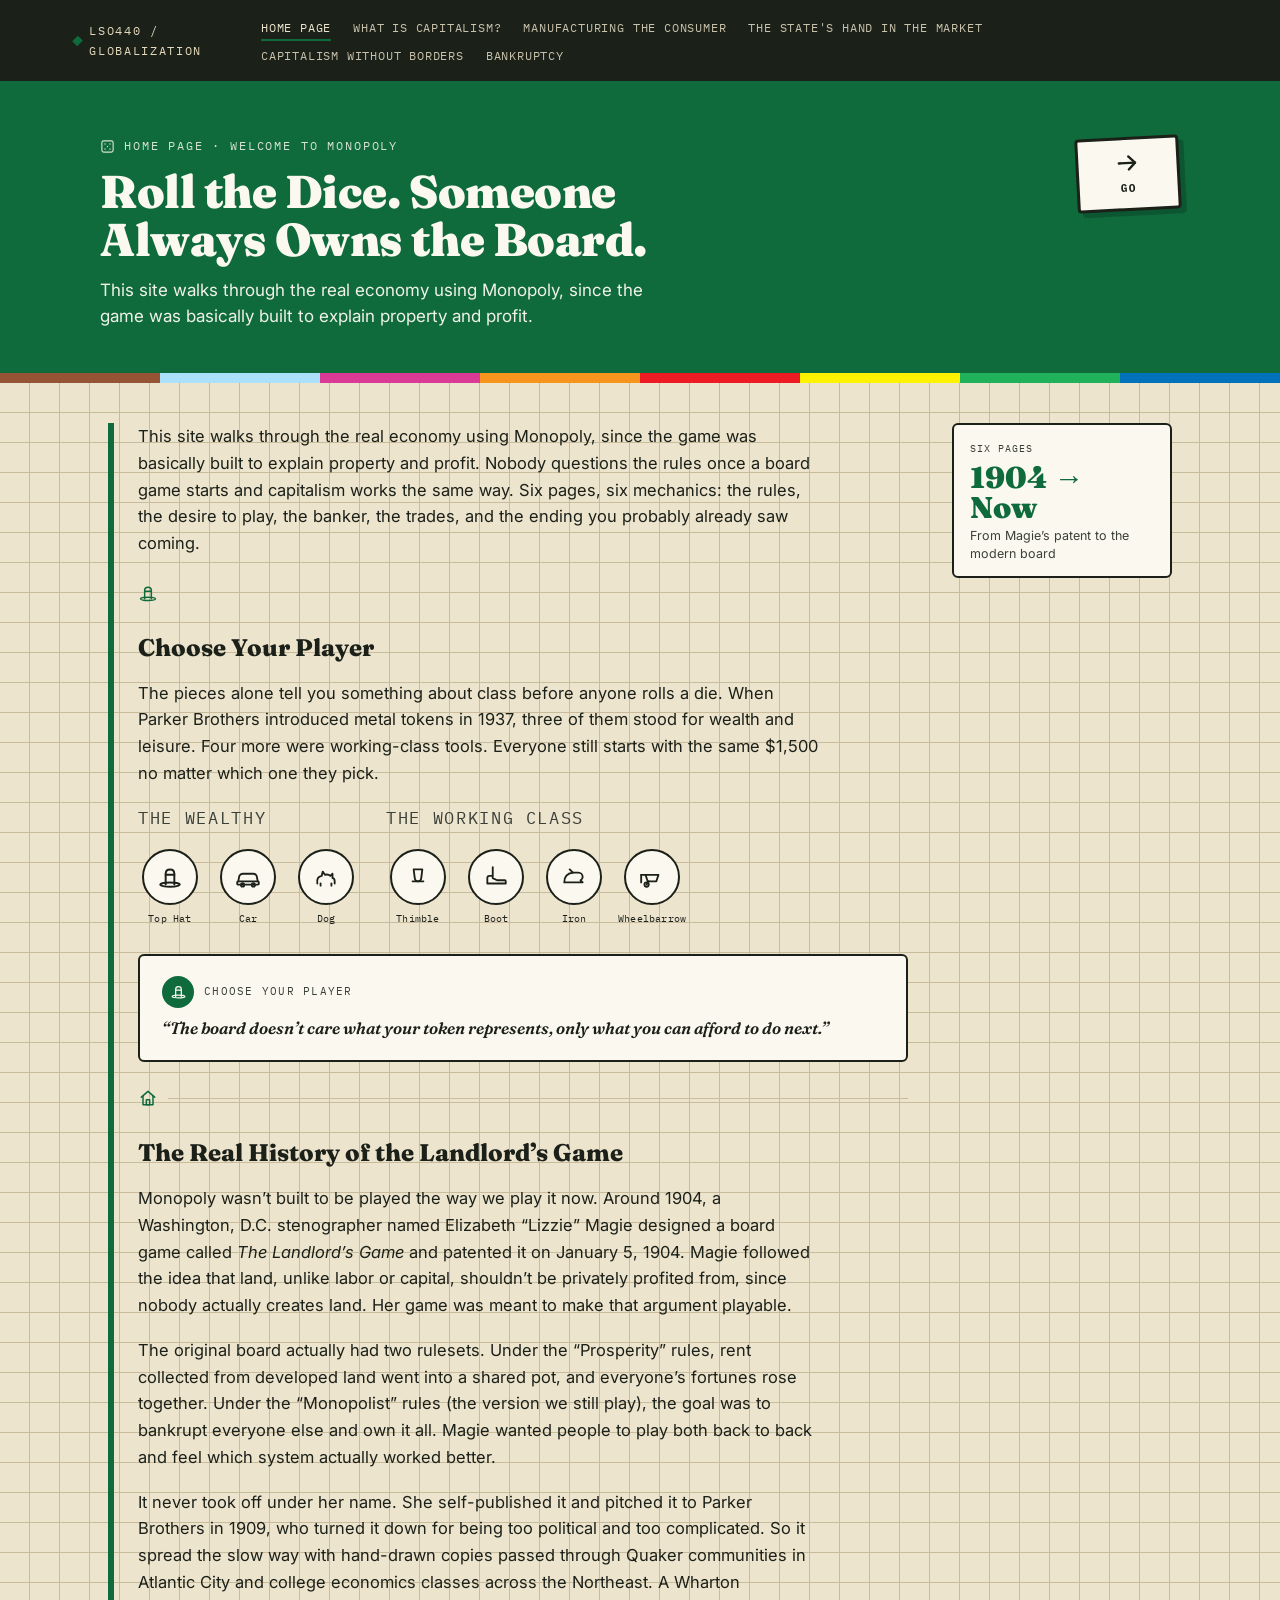
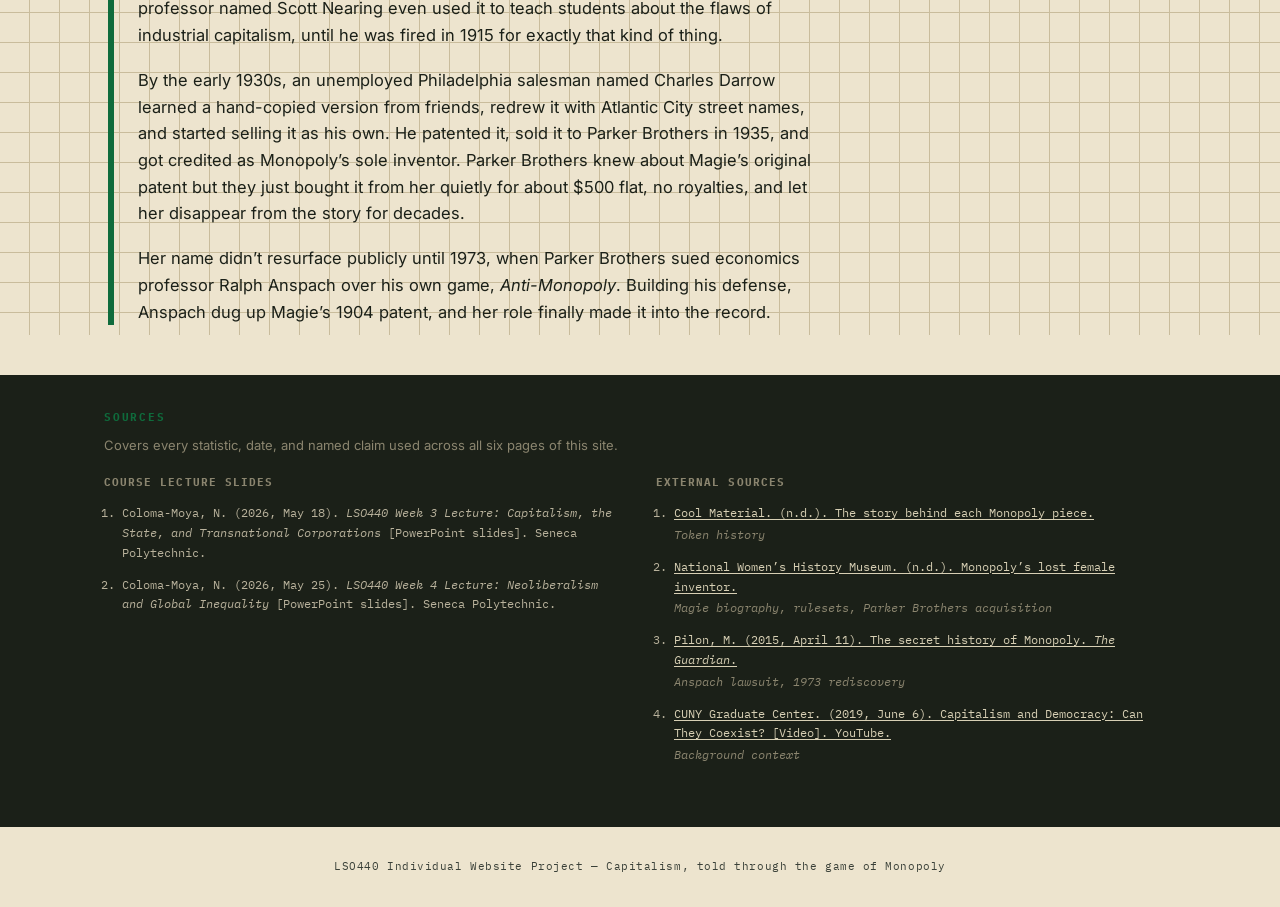
<file: index.html>
<!DOCTYPE html>
<html lang="en">
<head>
<meta charset="UTF-8">
<meta name="viewport" content="width=device-width, initial-scale=1.0">
<title>Roll the Dice. Someone Always Owns the Board. | The Making of Capitalism — LSO440</title>
<meta name="description" content="This site walks through the real economy using Monopoly, since the game was basically built to explain property and profit.">
<link rel="preconnect" href="https://fonts.googleapis.com">
<link href="https://fonts.googleapis.com/css2?family=Fraunces:ital,opsz,wght@0,9..144,600;0,9..144,800;0,9..144,900;1,9..144,600;1,9..144,800&family=Inter:wght@400;500;600;700&family=IBM+Plex+Mono:wght@400;500;700&display=swap" rel="stylesheet">
<link rel="stylesheet" href="assets/styles.css">
</head>
<body style="--page-color:var(--green);">
<nav class="topnav">
  <div class="topnav-inner">
    <a class="brand" href="index.html"><span class="diamond"></span>LSO440 / Globalization</a>
    <ul class="navlinks"><li><a href="index.html" class="active">Home Page</a></li><li><a href="rules-of-the-game.html">What Is Capitalism?</a></li><li><a href="manufacturing-the-consumer.html">Manufacturing the Consumer</a></li><li><a href="the-states-hand.html">The State's Hand in the Market</a></li><li><a href="capitalism-without-borders.html">Capitalism Without Borders</a></li><li><a href="bankruptcy.html">Bankruptcy</a></li></ul>
  </div>
</nav>

<header class="hero board-texture ">
  <div class="hero-inner">
    <div class="hero-text">
      <p class="hero-eyebrow"><span class="icon"><svg viewBox="0 0 24 24" fill="none" stroke="currentColor" stroke-width="1.8" stroke-linecap="round" stroke-linejoin="round"><rect x="3" y="3" width="18" height="18" rx="3"/><circle cx="8" cy="8" r="1.1" fill="currentColor" stroke="none"/><circle cx="16" cy="8" r="1.1" fill="currentColor" stroke="none"/><circle cx="8" cy="16" r="1.1" fill="currentColor" stroke="none"/><circle cx="16" cy="16" r="1.1" fill="currentColor" stroke="none"/><circle cx="12" cy="12" r="1.1" fill="currentColor" stroke="none"/></svg></span>Home Page &middot; Welcome to Monopoly</p>
      <h1>Roll the Dice. Someone Always Owns the Board.</h1>
      <p class="lede">This site walks through the real economy using Monopoly, since the game was basically built to explain property and profit.</p>
      
    </div>
    <div class="corner-badge">
      <span class="icon"><svg viewBox="0 0 24 24" fill="none" stroke="currentColor" stroke-width="2.2" stroke-linecap="round" stroke-linejoin="round"><line x1="4" y1="12" x2="19" y2="12"/><polyline points="13 6 19 12 13 18"/></svg></span>
      <span class="corner-badge-label">GO</span>
    </div>
  </div>
</header>
<div class="board-strip"><span class="c1"></span><span class="c2"></span><span class="c3"></span><span class="c4"></span><span class="c5"></span><span class="c6"></span><span class="c7"></span><span class="c8"></span></div>

<main class="board-texture">
  <div class="layout">
    <div class="content-spine content">
      
<p>This site walks through the real economy using Monopoly, since the game was basically built to explain property and profit. Nobody questions the rules once a board game starts and capitalism works the same way. Six pages, six mechanics: the rules, the desire to play, the banker, the trades, and the ending you probably already saw coming.</p>

<div class="divider"><svg viewBox="0 0 24 24" fill="none" stroke="currentColor" stroke-width="1.8" stroke-linecap="round" stroke-linejoin="round"><ellipse cx="12" cy="19" rx="9" ry="2"/><path d="M8 19 V9 Q8 5 12 5 Q16 5 16 9 V19"/><line x1="8" y1="10" x2="16" y2="10"/></svg><span class="rule"></span></div>
<h2 class="section-title">Choose Your Player</h2>
<p>The pieces alone tell you something about class before anyone rolls a die. When Parker Brothers introduced metal tokens in 1937, three of them stood for wealth and leisure. Four more were working-class tools. Everyone still starts with the same $1,500 no matter which one they pick.</p>

<div class="tokens">
  <div class="token-group">
    <p class="token-group-label">The Wealthy</p>
    <div class="token-row">
      <div class="token"><span class="token-icon"><svg viewBox="0 0 24 24" fill="none" stroke="currentColor" stroke-width="1.8" stroke-linecap="round" stroke-linejoin="round"><ellipse cx="12" cy="19" rx="9" ry="2"/><path d="M8 19 V9 Q8 5 12 5 Q16 5 16 9 V19"/><line x1="8" y1="10" x2="16" y2="10"/></svg></span><span class="token-name">Top Hat</span></div>
      <div class="token"><span class="token-icon"><svg viewBox="0 0 24 24" fill="none" stroke="currentColor" stroke-width="1.7" stroke-linecap="round" stroke-linejoin="round"><path d="M3 16 L4 11 Q5 9 7 9 H17 Q19 9 20 11 L21 16"/><rect x="2" y="16" width="20" height="3" rx="1"/><circle cx="7" cy="19.3" r="1.5"/><circle cx="17" cy="19.3" r="1.5"/></svg></span><span class="token-name">Car</span></div>
      <div class="token"><span class="token-icon"><svg viewBox="0 0 24 24" fill="none" stroke="currentColor" stroke-width="1.7" stroke-linecap="round" stroke-linejoin="round"><path d="M4 18 Q3 12 8 11 L9 7 L11 10 Q14 9 16 11 L18 9 L18 13 Q20 13 20 16 V18"/><line x1="7" y1="18" x2="7" y2="20"/><line x1="17" y1="18" x2="17" y2="20"/></svg></span><span class="token-name">Dog</span></div>
    </div>
  </div>
  <div class="token-group">
    <p class="token-group-label">The Working Class</p>
    <div class="token-row">
      <div class="token"><span class="token-icon"><svg viewBox="0 0 24 24" fill="none" stroke="currentColor" stroke-width="1.7" stroke-linecap="round" stroke-linejoin="round"><path d="M8 5 H16 L15 13 A3 3 0 0 1 9 13 Z"/><line x1="7" y1="16" x2="17" y2="16"/></svg></span><span class="token-name">Thimble</span></div>
      <div class="token"><span class="token-icon"><svg viewBox="0 0 24 24" fill="none" stroke="currentColor" stroke-width="1.7" stroke-linecap="round" stroke-linejoin="round"><path d="M9 3 V13 L13 15 H20 A1 1 0 0 1 21 16 V18 H4 V13 Q4 11 6 11 H9"/></svg></span><span class="token-name">Boot</span></div>
      <div class="token"><span class="token-icon"><svg viewBox="0 0 24 24" fill="none" stroke="currentColor" stroke-width="1.7" stroke-linecap="round" stroke-linejoin="round"><path d="M3 17 Q3 9 11 8 H16 A4 4 0 0 1 20 12 Q20 14 18 15 L20 17 Z"/><line x1="8" y1="5" x2="11" y2="8"/></svg></span><span class="token-name">Iron</span></div>
      <div class="token"><span class="token-icon"><svg viewBox="0 0 24 24" fill="none" stroke="currentColor" stroke-width="1.7" stroke-linecap="round" stroke-linejoin="round"><path d="M6 10 H18 L16 16 H8 Z"/><circle cx="7" cy="19" r="2"/><line x1="9" y1="16" x2="7" y2="19"/><line x1="2" y1="10" x2="6" y2="10"/><line x1="2" y1="17" x2="2" y2="10"/></svg></span><span class="token-name">Wheelbarrow</span></div>
    </div>
  </div>
</div>

<div class="card">
      <div class="card-head">
        <span class="card-icon"><svg viewBox="0 0 24 24" fill="none" stroke="currentColor" stroke-width="1.8" stroke-linecap="round" stroke-linejoin="round"><ellipse cx="12" cy="19" rx="9" ry="2"/><path d="M8 19 V9 Q8 5 12 5 Q16 5 16 9 V19"/><line x1="8" y1="10" x2="16" y2="10"/></svg></span>
        <span class="card-label">Choose Your Player</span>
      </div>
      <p class="card-quote">&ldquo;The board doesn&rsquo;t care what your token represents, only what you can afford to do next.&rdquo;</p>
    </div>

<div class="divider"><svg viewBox="0 0 24 24" fill="none" stroke="currentColor" stroke-width="1.8" stroke-linecap="round" stroke-linejoin="round"><path d="M4 11 L12 4 L20 11"/><path d="M6 10 V20 H18 V10"/><rect x="10" y="14" width="4" height="6"/></svg><span class="rule"></span></div>
<h2 class="section-title">The Real History of the Landlord&rsquo;s Game</h2>
<p>Monopoly wasn&rsquo;t built to be played the way we play it now. Around 1904, a Washington, D.C. stenographer named Elizabeth &ldquo;Lizzie&rdquo; Magie designed a board game called <em>The Landlord&rsquo;s Game</em> and patented it on January 5, 1904. Magie followed the idea that land, unlike labor or capital, shouldn&rsquo;t be privately profited from, since nobody actually creates land. Her game was meant to make that argument playable.</p>
<p>The original board actually had two rulesets. Under the &ldquo;Prosperity&rdquo; rules, rent collected from developed land went into a shared pot, and everyone&rsquo;s fortunes rose together. Under the &ldquo;Monopolist&rdquo; rules (the version we still play), the goal was to bankrupt everyone else and own it all. Magie wanted people to play both back to back and feel which system actually worked better.</p>
<p>It never took off under her name. She self-published it and pitched it to Parker Brothers in 1909, who turned it down for being too political and too complicated. So it spread the slow way with hand-drawn copies passed through Quaker communities in Atlantic City and college economics classes across the Northeast. A Wharton professor named Scott Nearing even used it to teach students about the flaws of industrial capitalism, until he was fired in 1915 for exactly that kind of thing.</p>
<p>By the early 1930s, an unemployed Philadelphia salesman named Charles Darrow learned a hand-copied version from friends, redrew it with Atlantic City street names, and started selling it as his own. He patented it, sold it to Parker Brothers in 1935, and got credited as Monopoly&rsquo;s sole inventor. Parker Brothers knew about Magie&rsquo;s original patent but they just bought it from her quietly for about $500 flat, no royalties, and let her disappear from the story for decades.</p>
<p>Her name didn&rsquo;t resurface publicly until 1973, when Parker Brothers sued economics professor Ralph Anspach over his own game, <em>Anti-Monopoly</em>. Building his defense, Anspach dug up Magie&rsquo;s 1904 patent, and her role finally made it into the record.</p>

    </div>
    <aside class="factrail">
      <div class="fact-chip">
        <p class="fact-chip-label">Six Pages</p>
        <p class="fact-chip-value">1904 &rarr; Now</p>
        <p class="fact-chip-note">From Magie&rsquo;s patent to the modern board</p>
      </div>
    </aside>
  </div>
</main>

<footer class="sources">
  <div class="sources-inner">
    <h3>Sources</h3>
    <p class="sources-sub">Covers every statistic, date, and named claim used across all six pages of this site.</p>
    <div class="sources-grid">
      <div>
        <h4>Course lecture slides</h4>
        <ol><li>Coloma-Moya, N. (2026, May 18). <em>LSO440 Week 3 Lecture: Capitalism, the State, and Transnational Corporations</em> [PowerPoint slides]. Seneca Polytechnic.</li>
<li>Coloma-Moya, N. (2026, May 25). <em>LSO440 Week 4 Lecture: Neoliberalism and Global Inequality</em> [PowerPoint slides]. Seneca Polytechnic.</li></ol>
      </div>
      <div>
        <h4>External sources</h4>
        <ol><li><a href="https://coolmaterial.com/lifestyle/entertainment/the-story-behind-monopoly-pieces/" target="_blank" rel="noopener">Cool Material. (n.d.). The story behind each Monopoly piece.</a><span class="note">Token history</span></li>
<li><a href="https://www.womenshistory.org/articles/monopolys-lost-female-inventor" target="_blank" rel="noopener">National Women&rsquo;s History Museum. (n.d.). Monopoly&rsquo;s lost female inventor.</a><span class="note">Magie biography, rulesets, Parker Brothers acquisition</span></li>
<li><a href="https://www.theguardian.com/lifeandstyle/2015/apr/11/secret-history-monopoly-capitalist-game-leftwing-origins" target="_blank" rel="noopener">Pilon, M. (2015, April 11). The secret history of Monopoly. <em>The Guardian</em>.</a><span class="note">Anspach lawsuit, 1973 rediscovery</span></li>
<li><a href="https://www.youtube.com/watch?v=oXJfXweo1dM" target="_blank" rel="noopener">CUNY Graduate Center. (2019, June 6). Capitalism and Democracy: Can They Coexist? [Video]. YouTube.</a><span class="note">Background context</span></li></ol>
      </div>
    </div>
  </div>
</footer>
<p class="sitefoot">LSO440 Individual Website Project &mdash; Capitalism, told through the game of Monopoly</p>
</body>
</html>
</file>
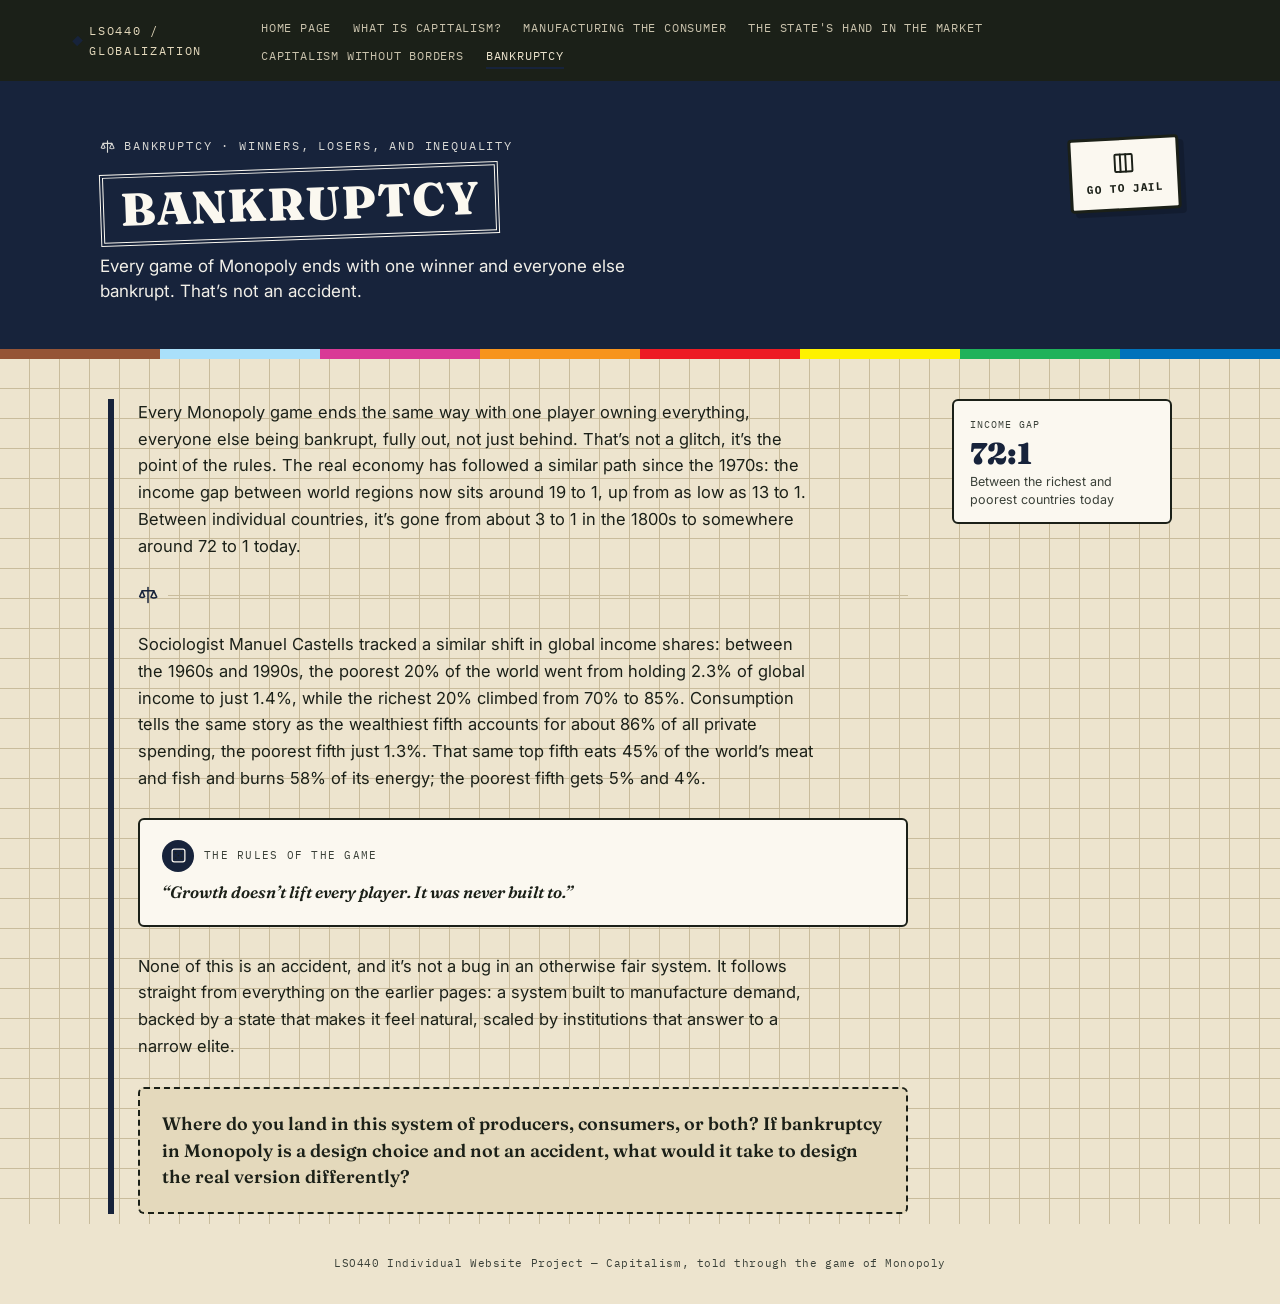
<file: bankruptcy.html>
<!DOCTYPE html>
<html lang="en">
<head>
<meta charset="UTF-8">
<meta name="viewport" content="width=device-width, initial-scale=1.0">
<title>Bankruptcy | The Making of Capitalism — LSO440</title>
<meta name="description" content="Every game of Monopoly ends with one winner and everyone else bankrupt. That&rsquo;s not an accident.">
<link rel="preconnect" href="https://fonts.googleapis.com">
<link href="https://fonts.googleapis.com/css2?family=Fraunces:ital,opsz,wght@0,9..144,600;0,9..144,800;0,9..144,900;1,9..144,600;1,9..144,800&family=Inter:wght@400;500;600;700&family=IBM+Plex+Mono:wght@400;500;700&display=swap" rel="stylesheet">
<link rel="stylesheet" href="assets/styles.css">
</head>
<body style="--page-color:var(--navy);">
<nav class="topnav">
  <div class="topnav-inner">
    <a class="brand" href="index.html"><span class="diamond"></span>LSO440 / Globalization</a>
    <ul class="navlinks"><li><a href="index.html">Home Page</a></li><li><a href="rules-of-the-game.html">What Is Capitalism?</a></li><li><a href="manufacturing-the-consumer.html">Manufacturing the Consumer</a></li><li><a href="the-states-hand.html">The State's Hand in the Market</a></li><li><a href="capitalism-without-borders.html">Capitalism Without Borders</a></li><li><a href="bankruptcy.html" class="active">Bankruptcy</a></li></ul>
  </div>
</nav>

<header class="hero board-texture hero--stamp">
  <div class="hero-inner">
    <div class="hero-text">
      <p class="hero-eyebrow"><span class="icon"><svg viewBox="0 0 24 24" fill="none" stroke="currentColor" stroke-width="1.8" stroke-linecap="round" stroke-linejoin="round"><line x1="12" y1="3" x2="12" y2="21"/><line x1="5" y1="7" x2="19" y2="7"/><path d="M5 7 L2 14 Q5 16.2 8 14 Z"/><path d="M19 7 L15.5 14.6 Q19 16.7 22.5 14.6 Z"/></svg></span>Bankruptcy &middot; Winners, Losers, and Inequality</p>
      <h1>Bankruptcy</h1>
      <p class="lede">Every game of Monopoly ends with one winner and everyone else bankrupt. That&rsquo;s not an accident.</p>
      
    </div>
    <div class="corner-badge">
      <span class="icon"><svg viewBox="0 0 24 24" fill="none" stroke="currentColor" stroke-width="1.8" stroke-linecap="round" stroke-linejoin="round"><rect x="4" y="4" width="16" height="16" rx="1"/><line x1="9" y1="4" x2="9" y2="20"/><line x1="14" y1="4" x2="14" y2="20"/></svg></span>
      <span class="corner-badge-label">Go To Jail</span>
    </div>
  </div>
</header>
<div class="board-strip"><span class="c1"></span><span class="c2"></span><span class="c3"></span><span class="c4"></span><span class="c5"></span><span class="c6"></span><span class="c7"></span><span class="c8"></span></div>

<main class="board-texture">
  <div class="layout">
    <div class="content-spine content">
      
<p>Every Monopoly game ends the same way with one player owning everything, everyone else being bankrupt, fully out, not just behind. That&rsquo;s not a glitch, it&rsquo;s the point of the rules. The real economy has followed a similar path since the 1970s: the income gap between world regions now sits around 19 to 1, up from as low as 13 to 1. Between individual countries, it&rsquo;s gone from about 3 to 1 in the 1800s to somewhere around 72 to 1 today.</p>

<div class="divider"><svg viewBox="0 0 24 24" fill="none" stroke="currentColor" stroke-width="1.8" stroke-linecap="round" stroke-linejoin="round"><line x1="12" y1="3" x2="12" y2="21"/><line x1="5" y1="7" x2="19" y2="7"/><path d="M5 7 L2 14 Q5 16.2 8 14 Z"/><path d="M19 7 L15.5 14.6 Q19 16.7 22.5 14.6 Z"/></svg><span class="rule"></span></div>
<p>Sociologist Manuel Castells tracked a similar shift in global income shares: between the 1960s and 1990s, the poorest 20% of the world went from holding 2.3% of global income to just 1.4%, while the richest 20% climbed from 70% to 85%. Consumption tells the same story as the wealthiest fifth accounts for about 86% of all private spending, the poorest fifth just 1.3%. That same top fifth eats 45% of the world&rsquo;s meat and fish and burns 58% of its energy; the poorest fifth gets 5% and 4%.</p>

<div class="card">
      <div class="card-head">
        <span class="card-icon"><svg viewBox="0 0 24 24" fill="none" stroke="currentColor" stroke-width="1.8" stroke-linecap="round" stroke-linejoin="round"><rect x="3" y="3" width="18" height="18" rx="3"/><circle cx="8" cy="8" r="1.1" fill="currentColor" stroke="none"/><circle cx="16" cy="8" r="1.1" fill="currentColor" stroke="none"/><circle cx="8" cy="16" r="1.1" fill="currentColor" stroke="none"/><circle cx="16" cy="16" r="1.1" fill="currentColor" stroke="none"/><circle cx="12" cy="12" r="1.1" fill="currentColor" stroke="none"/></svg></span>
        <span class="card-label">The Rules of the Game</span>
      </div>
      <p class="card-quote">&ldquo;Growth doesn&rsquo;t lift every player. It was never built to.&rdquo;</p>
    </div>

<p>None of this is an accident, and it&rsquo;s not a bug in an otherwise fair system. It follows straight from everything on the earlier pages: a system built to manufacture demand, backed by a state that makes it feel natural, scaled by institutions that answer to a narrow elite.</p>

<div class="reflection">Where do you land in this system of producers, consumers, or both? If bankruptcy in Monopoly is a design choice and not an accident, what would it take to design the real version differently?</div>

    </div>
    <aside class="factrail">
      <div class="fact-chip">
        <p class="fact-chip-label">Income Gap</p>
        <p class="fact-chip-value">72:1</p>
        <p class="fact-chip-note">Between the richest and poorest countries today</p>
      </div>
    </aside>
  </div>
</main>

<p class="sitefoot">LSO440 Individual Website Project &mdash; Capitalism, told through the game of Monopoly</p>
</body>
</html>
</file>
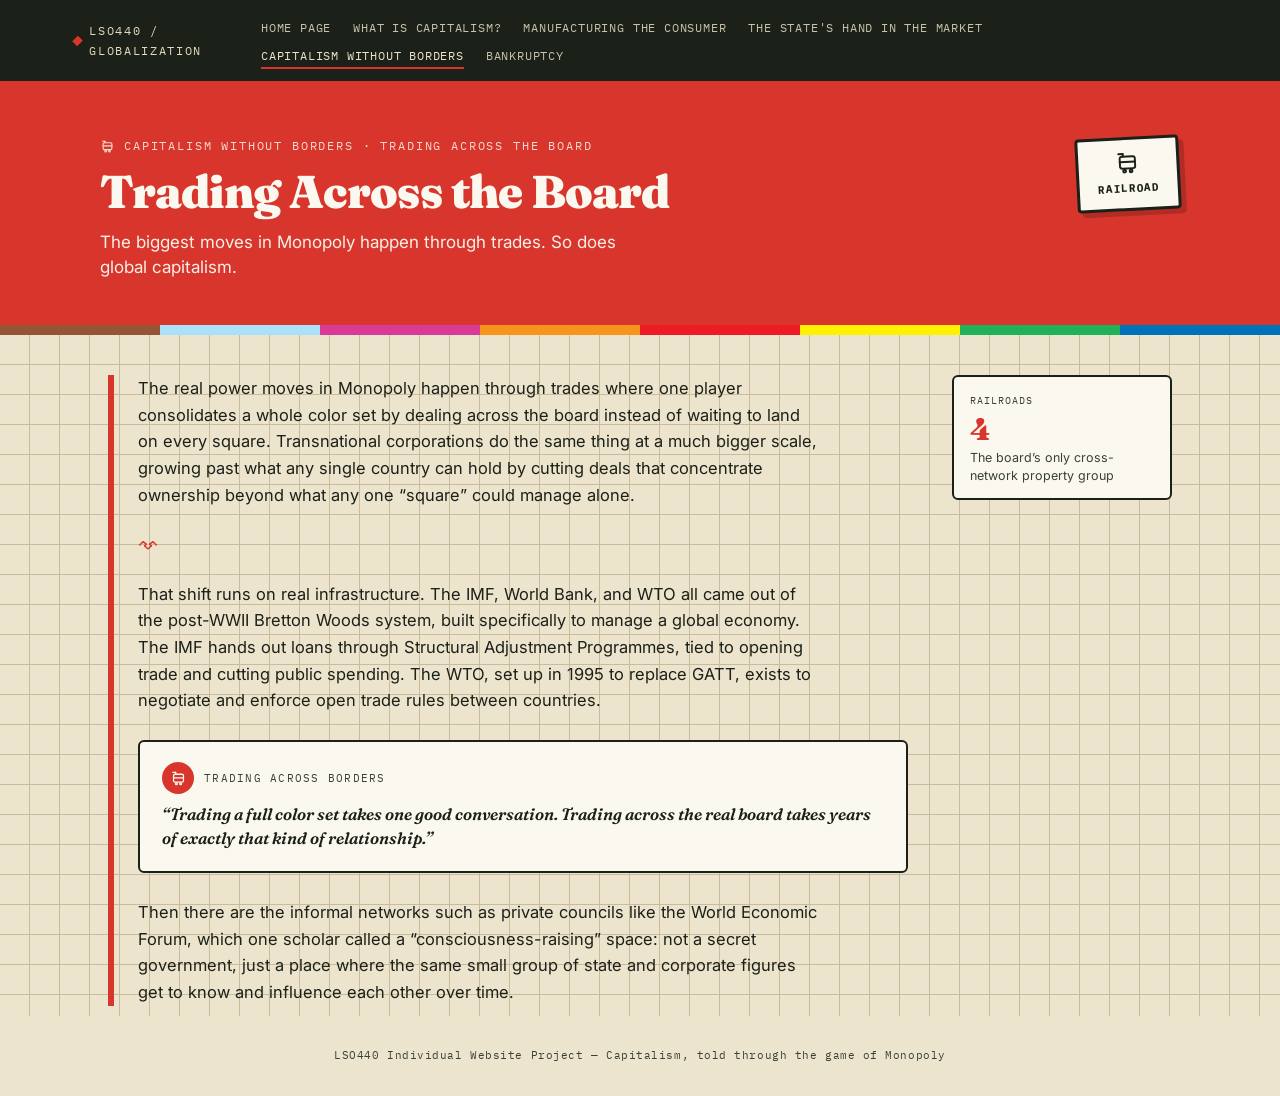
<file: capitalism-without-borders.html>
<!DOCTYPE html>
<html lang="en">
<head>
<meta charset="UTF-8">
<meta name="viewport" content="width=device-width, initial-scale=1.0">
<title>Trading Across the Board | The Making of Capitalism — LSO440</title>
<meta name="description" content="The biggest moves in Monopoly happen through trades. So does global capitalism.">
<link rel="preconnect" href="https://fonts.googleapis.com">
<link href="https://fonts.googleapis.com/css2?family=Fraunces:ital,opsz,wght@0,9..144,600;0,9..144,800;0,9..144,900;1,9..144,600;1,9..144,800&family=Inter:wght@400;500;600;700&family=IBM+Plex+Mono:wght@400;500;700&display=swap" rel="stylesheet">
<link rel="stylesheet" href="assets/styles.css">
</head>
<body style="--page-color:var(--red);">
<nav class="topnav">
  <div class="topnav-inner">
    <a class="brand" href="index.html"><span class="diamond"></span>LSO440 / Globalization</a>
    <ul class="navlinks"><li><a href="index.html">Home Page</a></li><li><a href="rules-of-the-game.html">What Is Capitalism?</a></li><li><a href="manufacturing-the-consumer.html">Manufacturing the Consumer</a></li><li><a href="the-states-hand.html">The State's Hand in the Market</a></li><li><a href="capitalism-without-borders.html" class="active">Capitalism Without Borders</a></li><li><a href="bankruptcy.html">Bankruptcy</a></li></ul>
  </div>
</nav>

<header class="hero board-texture hero--rail">
  <div class="hero-inner">
    <div class="hero-text">
      <p class="hero-eyebrow"><span class="icon"><svg viewBox="0 0 24 24" fill="none" stroke="currentColor" stroke-width="1.8" stroke-linecap="round" stroke-linejoin="round"><rect x="5" y="6" width="14" height="11" rx="2"/><line x1="5" y1="11" x2="19" y2="11"/><circle cx="9" cy="19.4" r="1.3"/><circle cx="15" cy="19.4" r="1.3"/><line x1="8" y1="6" x2="8" y2="3.5"/><line x1="4" y1="3.5" x2="8" y2="3.5"/></svg></span>Capitalism Without Borders &middot; Trading Across the Board</p>
      <h1>Trading Across the Board</h1>
      <p class="lede">The biggest moves in Monopoly happen through trades. So does global capitalism.</p>
      
    </div>
    <div class="corner-badge">
      <span class="icon"><svg viewBox="0 0 24 24" fill="none" stroke="currentColor" stroke-width="1.8" stroke-linecap="round" stroke-linejoin="round"><rect x="5" y="6" width="14" height="11" rx="2"/><line x1="5" y1="11" x2="19" y2="11"/><circle cx="9" cy="19.4" r="1.3"/><circle cx="15" cy="19.4" r="1.3"/><line x1="8" y1="6" x2="8" y2="3.5"/><line x1="4" y1="3.5" x2="8" y2="3.5"/></svg></span>
      <span class="corner-badge-label">Railroad</span>
    </div>
  </div>
</header>
<div class="board-strip"><span class="c1"></span><span class="c2"></span><span class="c3"></span><span class="c4"></span><span class="c5"></span><span class="c6"></span><span class="c7"></span><span class="c8"></span></div>

<main class="board-texture">
  <div class="layout">
    <div class="content-spine content">
      
<p>The real power moves in Monopoly happen through trades where one player consolidates a whole color set by dealing across the board instead of waiting to land on every square. Transnational corporations do the same thing at a much bigger scale, growing past what any single country can hold by cutting deals that concentrate ownership beyond what any one &ldquo;square&rdquo; could manage alone.</p>

<div class="divider"><svg viewBox="0 0 24 24" fill="none" stroke="currentColor" stroke-width="1.8" stroke-linecap="round" stroke-linejoin="round"><path d="M2 12 L6 8 L10 11 L8 13"/><path d="M22 12 L18 8 L14 11 L16 13"/><path d="M8 13 L11 16 Q12 17 13 16 L16 13"/></svg><span class="rule"></span></div>
<p>That shift runs on real infrastructure. The IMF, World Bank, and WTO all came out of the post-WWII Bretton Woods system, built specifically to manage a global economy. The IMF hands out loans through Structural Adjustment Programmes, tied to opening trade and cutting public spending. The WTO, set up in 1995 to replace GATT, exists to negotiate and enforce open trade rules between countries.</p>

<div class="card">
      <div class="card-head">
        <span class="card-icon"><svg viewBox="0 0 24 24" fill="none" stroke="currentColor" stroke-width="1.8" stroke-linecap="round" stroke-linejoin="round"><rect x="5" y="6" width="14" height="11" rx="2"/><line x1="5" y1="11" x2="19" y2="11"/><circle cx="9" cy="19.4" r="1.3"/><circle cx="15" cy="19.4" r="1.3"/><line x1="8" y1="6" x2="8" y2="3.5"/><line x1="4" y1="3.5" x2="8" y2="3.5"/></svg></span>
        <span class="card-label">Trading Across Borders</span>
      </div>
      <p class="card-quote">&ldquo;Trading a full color set takes one good conversation. Trading across the real board takes years of exactly that kind of relationship.&rdquo;</p>
    </div>

<p>Then there are the informal networks such as private councils like the World Economic Forum, which one scholar called a &ldquo;consciousness-raising&rdquo; space: not a secret government, just a place where the same small group of state and corporate figures get to know and influence each other over time.</p>

    </div>
    <aside class="factrail">
      <div class="fact-chip">
        <p class="fact-chip-label">Railroads</p>
        <p class="fact-chip-value">4</p>
        <p class="fact-chip-note">The board&rsquo;s only cross-network property group</p>
      </div>
    </aside>
  </div>
</main>

<p class="sitefoot">LSO440 Individual Website Project &mdash; Capitalism, told through the game of Monopoly</p>
</body>
</html>
</file>
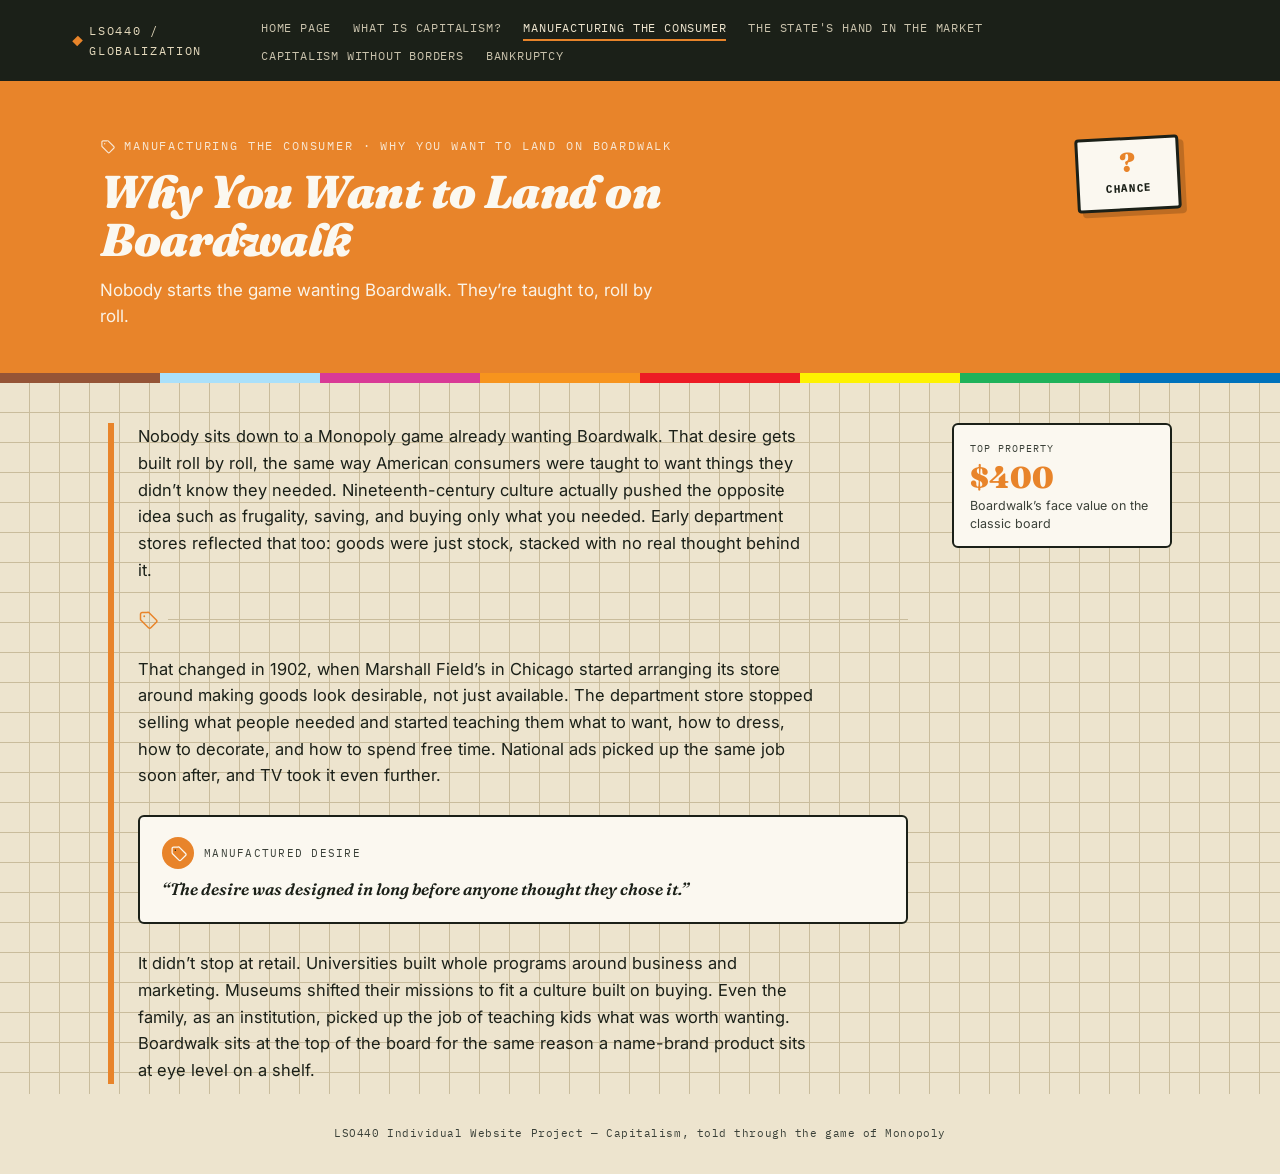
<file: manufacturing-the-consumer.html>
<!DOCTYPE html>
<html lang="en">
<head>
<meta charset="UTF-8">
<meta name="viewport" content="width=device-width, initial-scale=1.0">
<title>Why You Want to Land on Boardwalk | The Making of Capitalism — LSO440</title>
<meta name="description" content="Nobody starts the game wanting Boardwalk. They&rsquo;re taught to, roll by roll.">
<link rel="preconnect" href="https://fonts.googleapis.com">
<link href="https://fonts.googleapis.com/css2?family=Fraunces:ital,opsz,wght@0,9..144,600;0,9..144,800;0,9..144,900;1,9..144,600;1,9..144,800&family=Inter:wght@400;500;600;700&family=IBM+Plex+Mono:wght@400;500;700&display=swap" rel="stylesheet">
<link rel="stylesheet" href="assets/styles.css">
</head>
<body style="--page-color:var(--orange);">
<nav class="topnav">
  <div class="topnav-inner">
    <a class="brand" href="index.html"><span class="diamond"></span>LSO440 / Globalization</a>
    <ul class="navlinks"><li><a href="index.html">Home Page</a></li><li><a href="rules-of-the-game.html">What Is Capitalism?</a></li><li><a href="manufacturing-the-consumer.html" class="active">Manufacturing the Consumer</a></li><li><a href="the-states-hand.html">The State's Hand in the Market</a></li><li><a href="capitalism-without-borders.html">Capitalism Without Borders</a></li><li><a href="bankruptcy.html">Bankruptcy</a></li></ul>
  </div>
</nav>

<header class="hero board-texture hero--chance">
  <div class="hero-inner">
    <div class="hero-text">
      <p class="hero-eyebrow"><span class="icon"><svg viewBox="0 0 24 24" fill="none" stroke="currentColor" stroke-width="1.8" stroke-linecap="round" stroke-linejoin="round"><path d="M11 3H5a2 2 0 00-2 2v6a2 2 0 00.6 1.4l9 9a2 2 0 002.8 0l6.6-6.6a2 2 0 000-2.8l-9-9A2 2 0 0011 3z"/><circle cx="7.5" cy="7.5" r="1.1" fill="currentColor" stroke="none"/></svg></span>Manufacturing the Consumer &middot; Why You Want to Land on Boardwalk</p>
      <h1>Why You Want to Land on Boardwalk</h1>
      <p class="lede">Nobody starts the game wanting Boardwalk. They&rsquo;re taught to, roll by roll.</p>
      
    </div>
    <div class="corner-badge">
      <span class="qmark">?</span>
      <span class="corner-badge-label">Chance</span>
    </div>
  </div>
</header>
<div class="board-strip"><span class="c1"></span><span class="c2"></span><span class="c3"></span><span class="c4"></span><span class="c5"></span><span class="c6"></span><span class="c7"></span><span class="c8"></span></div>

<main class="board-texture">
  <div class="layout">
    <div class="content-spine content">
      
<p>Nobody sits down to a Monopoly game already wanting Boardwalk. That desire gets built roll by roll, the same way American consumers were taught to want things they didn&rsquo;t know they needed. Nineteenth-century culture actually pushed the opposite idea such as frugality, saving, and buying only what you needed. Early department stores reflected that too: goods were just stock, stacked with no real thought behind it.</p>

<div class="divider"><svg viewBox="0 0 24 24" fill="none" stroke="currentColor" stroke-width="1.8" stroke-linecap="round" stroke-linejoin="round"><path d="M11 3H5a2 2 0 00-2 2v6a2 2 0 00.6 1.4l9 9a2 2 0 002.8 0l6.6-6.6a2 2 0 000-2.8l-9-9A2 2 0 0011 3z"/><circle cx="7.5" cy="7.5" r="1.1" fill="currentColor" stroke="none"/></svg><span class="rule"></span></div>
<p>That changed in 1902, when Marshall Field&rsquo;s in Chicago started arranging its store around making goods look desirable, not just available. The department store stopped selling what people needed and started teaching them what to want, how to dress, how to decorate, and how to spend free time. National ads picked up the same job soon after, and TV took it even further.</p>

<div class="card">
      <div class="card-head">
        <span class="card-icon"><svg viewBox="0 0 24 24" fill="none" stroke="currentColor" stroke-width="1.8" stroke-linecap="round" stroke-linejoin="round"><path d="M11 3H5a2 2 0 00-2 2v6a2 2 0 00.6 1.4l9 9a2 2 0 002.8 0l6.6-6.6a2 2 0 000-2.8l-9-9A2 2 0 0011 3z"/><circle cx="7.5" cy="7.5" r="1.1" fill="currentColor" stroke="none"/></svg></span>
        <span class="card-label">Manufactured Desire</span>
      </div>
      <p class="card-quote">&ldquo;The desire was designed in long before anyone thought they chose it.&rdquo;</p>
    </div>

<p>It didn&rsquo;t stop at retail. Universities built whole programs around business and marketing. Museums shifted their missions to fit a culture built on buying. Even the family, as an institution, picked up the job of teaching kids what was worth wanting. Boardwalk sits at the top of the board for the same reason a name-brand product sits at eye level on a shelf.</p>

    </div>
    <aside class="factrail">
      <div class="fact-chip">
        <p class="fact-chip-label">Top Property</p>
        <p class="fact-chip-value">$400</p>
        <p class="fact-chip-note">Boardwalk&rsquo;s face value on the classic board</p>
      </div>
    </aside>
  </div>
</main>

<p class="sitefoot">LSO440 Individual Website Project &mdash; Capitalism, told through the game of Monopoly</p>
</body>
</html>
</file>
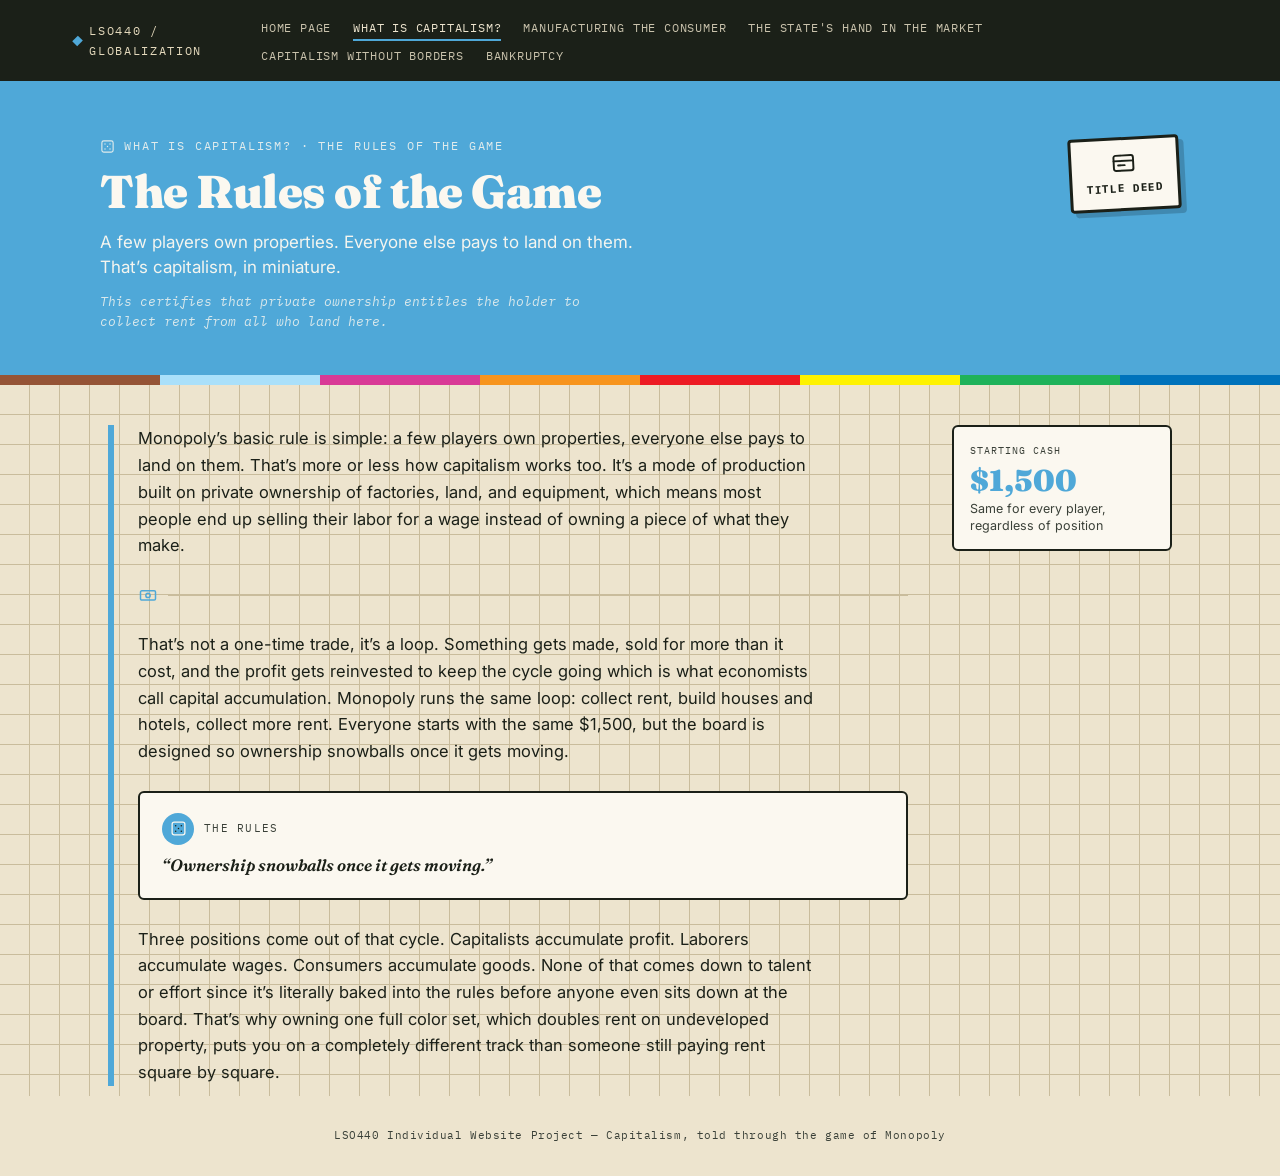
<file: rules-of-the-game.html>
<!DOCTYPE html>
<html lang="en">
<head>
<meta charset="UTF-8">
<meta name="viewport" content="width=device-width, initial-scale=1.0">
<title>The Rules of the Game | The Making of Capitalism — LSO440</title>
<meta name="description" content="A few players own properties. Everyone else pays to land on them. That&rsquo;s capitalism, in miniature.">
<link rel="preconnect" href="https://fonts.googleapis.com">
<link href="https://fonts.googleapis.com/css2?family=Fraunces:ital,opsz,wght@0,9..144,600;0,9..144,800;0,9..144,900;1,9..144,600;1,9..144,800&family=Inter:wght@400;500;600;700&family=IBM+Plex+Mono:wght@400;500;700&display=swap" rel="stylesheet">
<link rel="stylesheet" href="assets/styles.css">
</head>
<body style="--page-color:var(--blue);">
<nav class="topnav">
  <div class="topnav-inner">
    <a class="brand" href="index.html"><span class="diamond"></span>LSO440 / Globalization</a>
    <ul class="navlinks"><li><a href="index.html">Home Page</a></li><li><a href="rules-of-the-game.html" class="active">What Is Capitalism?</a></li><li><a href="manufacturing-the-consumer.html">Manufacturing the Consumer</a></li><li><a href="the-states-hand.html">The State's Hand in the Market</a></li><li><a href="capitalism-without-borders.html">Capitalism Without Borders</a></li><li><a href="bankruptcy.html">Bankruptcy</a></li></ul>
  </div>
</nav>

<header class="hero board-texture ">
  <div class="hero-inner">
    <div class="hero-text">
      <p class="hero-eyebrow"><span class="icon"><svg viewBox="0 0 24 24" fill="none" stroke="currentColor" stroke-width="1.8" stroke-linecap="round" stroke-linejoin="round"><rect x="3" y="3" width="18" height="18" rx="3"/><circle cx="8" cy="8" r="1.1" fill="currentColor" stroke="none"/><circle cx="16" cy="8" r="1.1" fill="currentColor" stroke="none"/><circle cx="8" cy="16" r="1.1" fill="currentColor" stroke="none"/><circle cx="16" cy="16" r="1.1" fill="currentColor" stroke="none"/><circle cx="12" cy="12" r="1.1" fill="currentColor" stroke="none"/></svg></span>What Is Capitalism? &middot; The Rules of the Game</p>
      <h1>The Rules of the Game</h1>
      <p class="lede">A few players own properties. Everyone else pays to land on them. That&rsquo;s capitalism, in miniature.</p>
      <p class="hero-deed-line">This certifies that private ownership entitles the holder to collect rent from all who land here.</p>
    </div>
    <div class="corner-badge">
      <span class="icon"><svg viewBox="0 0 24 24" fill="none" stroke="currentColor" stroke-width="1.8" stroke-linecap="round" stroke-linejoin="round"><rect x="3" y="5" width="18" height="14" rx="2"/><line x1="3" y1="10" x2="21" y2="10"/><line x1="7" y1="14" x2="13" y2="14"/></svg></span>
      <span class="corner-badge-label">Title Deed</span>
    </div>
  </div>
</header>
<div class="board-strip"><span class="c1"></span><span class="c2"></span><span class="c3"></span><span class="c4"></span><span class="c5"></span><span class="c6"></span><span class="c7"></span><span class="c8"></span></div>

<main class="board-texture">
  <div class="layout">
    <div class="content-spine content">
      
<p>Monopoly&rsquo;s basic rule is simple: a few players own properties, everyone else pays to land on them. That&rsquo;s more or less how capitalism works too. It&rsquo;s a mode of production built on private ownership of factories, land, and equipment, which means most people end up selling their labor for a wage instead of owning a piece of what they make.</p>

<div class="divider"><svg viewBox="0 0 24 24" fill="none" stroke="currentColor" stroke-width="1.8" stroke-linecap="round" stroke-linejoin="round"><rect x="3" y="7" width="18" height="11" rx="1.5"/><circle cx="12" cy="12.5" r="2.6"/></svg><span class="rule"></span></div>
<p>That&rsquo;s not a one-time trade, it&rsquo;s a loop. Something gets made, sold for more than it cost, and the profit gets reinvested to keep the cycle going which is what economists call capital accumulation. Monopoly runs the same loop: collect rent, build houses and hotels, collect more rent. Everyone starts with the same $1,500, but the board is designed so ownership snowballs once it gets moving.</p>

<div class="card">
      <div class="card-head">
        <span class="card-icon"><svg viewBox="0 0 24 24" fill="none" stroke="currentColor" stroke-width="1.8" stroke-linecap="round" stroke-linejoin="round"><rect x="3" y="3" width="18" height="18" rx="3"/><circle cx="8" cy="8" r="1.1" fill="currentColor" stroke="none"/><circle cx="16" cy="8" r="1.1" fill="currentColor" stroke="none"/><circle cx="8" cy="16" r="1.1" fill="currentColor" stroke="none"/><circle cx="16" cy="16" r="1.1" fill="currentColor" stroke="none"/><circle cx="12" cy="12" r="1.1" fill="currentColor" stroke="none"/></svg></span>
        <span class="card-label">The Rules</span>
      </div>
      <p class="card-quote">&ldquo;Ownership snowballs once it gets moving.&rdquo;</p>
    </div>

<p>Three positions come out of that cycle. Capitalists accumulate profit. Laborers accumulate wages. Consumers accumulate goods. None of that comes down to talent or effort since it&rsquo;s literally baked into the rules before anyone even sits down at the board. That&rsquo;s why owning one full color set, which doubles rent on undeveloped property, puts you on a completely different track than someone still paying rent square by square.</p>

    </div>
    <aside class="factrail">
      <div class="fact-chip">
        <p class="fact-chip-label">Starting Cash</p>
        <p class="fact-chip-value">$1,500</p>
        <p class="fact-chip-note">Same for every player, regardless of position</p>
      </div>
    </aside>
  </div>
</main>

<p class="sitefoot">LSO440 Individual Website Project &mdash; Capitalism, told through the game of Monopoly</p>
</body>
</html>
</file>
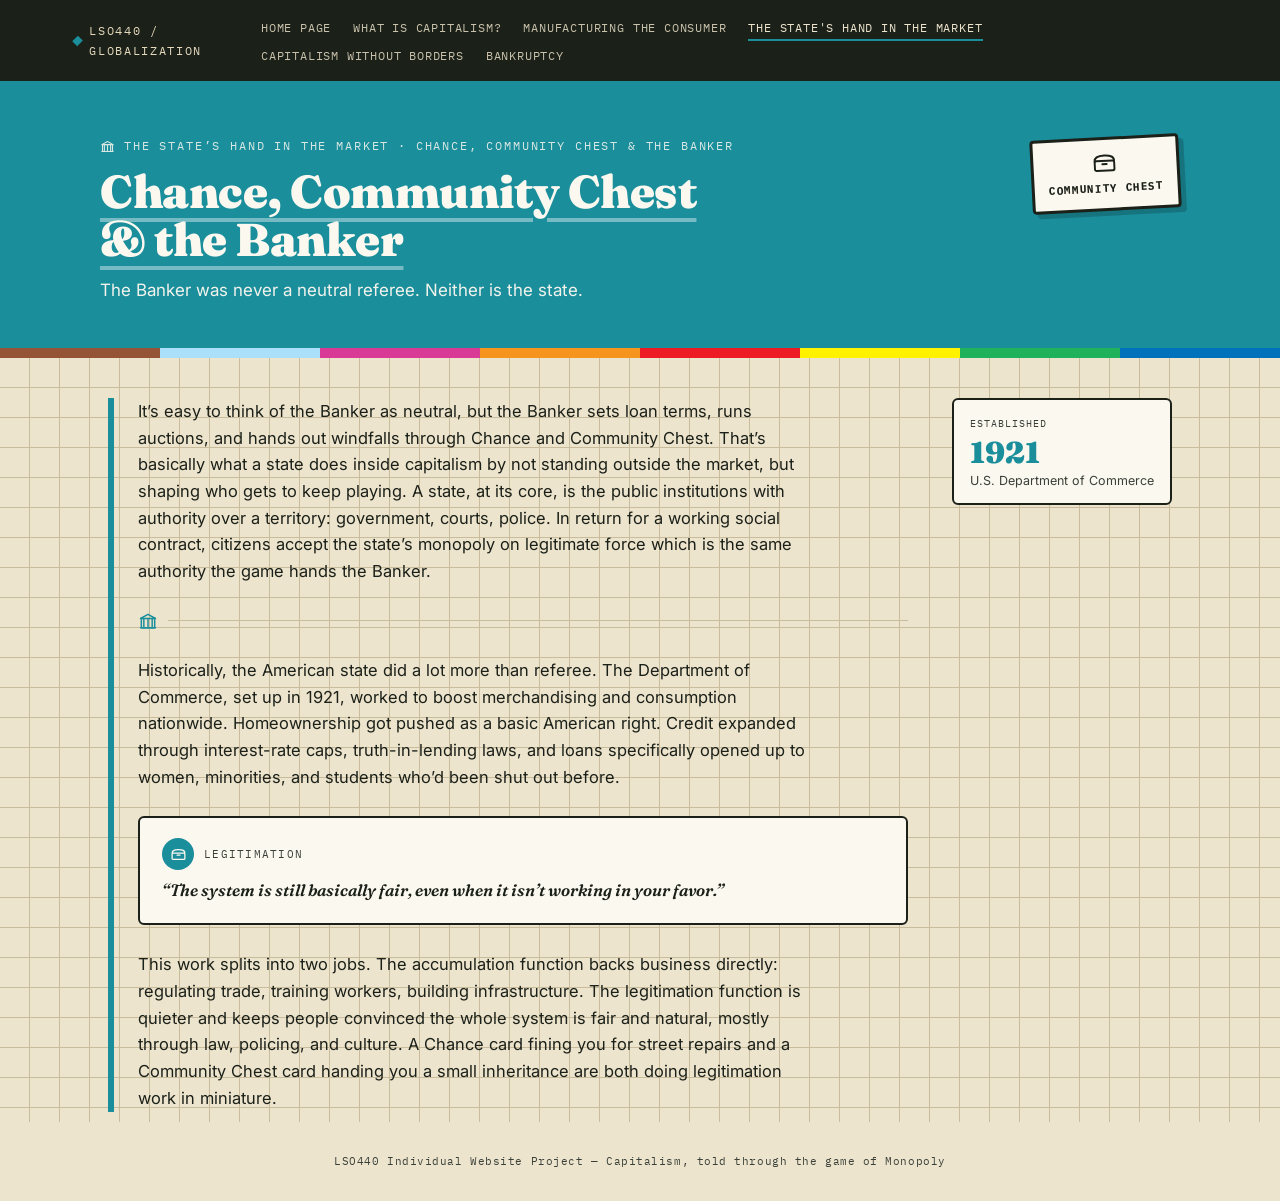
<file: the-states-hand.html>
<!DOCTYPE html>
<html lang="en">
<head>
<meta charset="UTF-8">
<meta name="viewport" content="width=device-width, initial-scale=1.0">
<title>Chance, Community Chest &amp; the Banker | The Making of Capitalism — LSO440</title>
<meta name="description" content="The Banker was never a neutral referee. Neither is the state.">
<link rel="preconnect" href="https://fonts.googleapis.com">
<link href="https://fonts.googleapis.com/css2?family=Fraunces:ital,opsz,wght@0,9..144,600;0,9..144,800;0,9..144,900;1,9..144,600;1,9..144,800&family=Inter:wght@400;500;600;700&family=IBM+Plex+Mono:wght@400;500;700&display=swap" rel="stylesheet">
<link rel="stylesheet" href="assets/styles.css">
</head>
<body style="--page-color:var(--teal);">
<nav class="topnav">
  <div class="topnav-inner">
    <a class="brand" href="index.html"><span class="diamond"></span>LSO440 / Globalization</a>
    <ul class="navlinks"><li><a href="index.html">Home Page</a></li><li><a href="rules-of-the-game.html">What Is Capitalism?</a></li><li><a href="manufacturing-the-consumer.html">Manufacturing the Consumer</a></li><li><a href="the-states-hand.html" class="active">The State's Hand in the Market</a></li><li><a href="capitalism-without-borders.html">Capitalism Without Borders</a></li><li><a href="bankruptcy.html">Bankruptcy</a></li></ul>
  </div>
</nav>

<header class="hero board-texture hero--ledger">
  <div class="hero-inner">
    <div class="hero-text">
      <p class="hero-eyebrow"><span class="icon"><svg viewBox="0 0 24 24" fill="none" stroke="currentColor" stroke-width="1.8" stroke-linecap="round" stroke-linejoin="round"><path d="M3 9 L12 4 L21 9"/><rect x="4" y="9" width="16" height="11"/><line x1="7" y1="9" x2="7" y2="20"/><line x1="12" y1="9" x2="12" y2="20"/><line x1="17" y1="9" x2="17" y2="20"/><line x1="3" y1="20" x2="21" y2="20"/></svg></span>The State&rsquo;s Hand in the Market &middot; Chance, Community Chest &amp; the Banker</p>
      <h1>Chance, Community Chest &amp; the Banker</h1>
      <p class="lede">The Banker was never a neutral referee. Neither is the state.</p>
      
    </div>
    <div class="corner-badge">
      <span class="icon"><svg viewBox="0 0 24 24" fill="none" stroke="currentColor" stroke-width="1.8" stroke-linecap="round" stroke-linejoin="round"><rect x="3" y="10" width="18" height="9" rx="1.5"/><path d="M3 10 Q3 5 12 5 Q21 5 21 10"/><line x1="10" y1="13" x2="14" y2="13"/></svg></span>
      <span class="corner-badge-label">Community Chest</span>
    </div>
  </div>
</header>
<div class="board-strip"><span class="c1"></span><span class="c2"></span><span class="c3"></span><span class="c4"></span><span class="c5"></span><span class="c6"></span><span class="c7"></span><span class="c8"></span></div>

<main class="board-texture">
  <div class="layout">
    <div class="content-spine content">
      
<p>It&rsquo;s easy to think of the Banker as neutral, but the Banker sets loan terms, runs auctions, and hands out windfalls through Chance and Community Chest. That&rsquo;s basically what a state does inside capitalism by not standing outside the market, but shaping who gets to keep playing. A state, at its core, is the public institutions with authority over a territory: government, courts, police. In return for a working social contract, citizens accept the state&rsquo;s monopoly on legitimate force which is the same authority the game hands the Banker.</p>

<div class="divider"><svg viewBox="0 0 24 24" fill="none" stroke="currentColor" stroke-width="1.8" stroke-linecap="round" stroke-linejoin="round"><path d="M3 9 L12 4 L21 9"/><rect x="4" y="9" width="16" height="11"/><line x1="7" y1="9" x2="7" y2="20"/><line x1="12" y1="9" x2="12" y2="20"/><line x1="17" y1="9" x2="17" y2="20"/><line x1="3" y1="20" x2="21" y2="20"/></svg><span class="rule"></span></div>
<p>Historically, the American state did a lot more than referee. The Department of Commerce, set up in 1921, worked to boost merchandising and consumption nationwide. Homeownership got pushed as a basic American right. Credit expanded through interest-rate caps, truth-in-lending laws, and loans specifically opened up to women, minorities, and students who&rsquo;d been shut out before.</p>

<div class="card">
      <div class="card-head">
        <span class="card-icon"><svg viewBox="0 0 24 24" fill="none" stroke="currentColor" stroke-width="1.8" stroke-linecap="round" stroke-linejoin="round"><rect x="3" y="10" width="18" height="9" rx="1.5"/><path d="M3 10 Q3 5 12 5 Q21 5 21 10"/><line x1="10" y1="13" x2="14" y2="13"/></svg></span>
        <span class="card-label">Legitimation</span>
      </div>
      <p class="card-quote">&ldquo;The system is still basically fair, even when it isn&rsquo;t working in your favor.&rdquo;</p>
    </div>

<p>This work splits into two jobs. The accumulation function backs business directly: regulating trade, training workers, building infrastructure. The legitimation function is quieter and keeps people convinced the whole system is fair and natural, mostly through law, policing, and culture. A Chance card fining you for street repairs and a Community Chest card handing you a small inheritance are both doing legitimation work in miniature.</p>

    </div>
    <aside class="factrail">
      <div class="fact-chip">
        <p class="fact-chip-label">Established</p>
        <p class="fact-chip-value">1921</p>
        <p class="fact-chip-note">U.S. Department of Commerce</p>
      </div>
    </aside>
  </div>
</main>

<p class="sitefoot">LSO440 Individual Website Project &mdash; Capitalism, told through the game of Monopoly</p>
</body>
</html>
</file>
<file: assets/styles.css>
/* ===== Design tokens ===== */
:root{
  --cream: #EDE4CE;
  --cream-2: #E4D9BC;
  --ink: #1B2018;
  --ink-soft: #3A4038;
  --line: #C9BC9C;
  --white: #FBF8F0;

  --green:  #0F6B3C;
  --blue:   #4FA8D8;
  --teal:   #1B8E9C;
  --orange: #E8842A;
  --pink:   #D6408F;
  --red:    #D8362C;
  --navy:   #17233B;

  --font-display: "Fraunces", Georgia, serif;
  --font-body: "Inter", -apple-system, sans-serif;
  --font-mono: "IBM Plex Mono", "Courier New", monospace;
}

*{ box-sizing:border-box; }
html{ scroll-behavior:smooth; }
body{
  margin:0;
  background:var(--cream);
  color:var(--ink);
  font-family:var(--font-body);
  font-size:17px;
  line-height:1.62;
  -webkit-font-smoothing:antialiased;
}

.board-texture{
  background-image:
    linear-gradient(var(--line) 1px, transparent 1px),
    linear-gradient(90deg, var(--line) 1px, transparent 1px);
  background-size: 30px 30px;
  background-position: -1px -1px;
}

a{ color:inherit; }

/* ===== Board-edge strip: recurring property-color band on every page ===== */
.board-strip{ display:flex; height:10px; }
.board-strip span{ flex:1; }
.board-strip .c1{ background:#955436; }
.board-strip .c2{ background:#AAE0FA; }
.board-strip .c3{ background:#D93A96; }
.board-strip .c4{ background:#F7941D; }
.board-strip .c5{ background:#ED1B24; }
.board-strip .c6{ background:#FEF200; }
.board-strip .c7{ background:#1FB25A; }
.board-strip .c8{ background:#0072BB; }

/* ===== Top nav ===== */
.topnav{ background:var(--ink); color:var(--cream); position:sticky; top:0; z-index:50; }
.topnav-inner{
  max-width:1180px; margin:0 auto;
  display:flex; align-items:center; justify-content:space-between;
  padding:13px 24px;
}
.brand{
  font-family:var(--font-mono); font-size:12px; letter-spacing:.14em; text-transform:uppercase;
  display:flex; align-items:center; gap:8px; color:var(--cream-2); text-decoration:none;
}
.brand .diamond{ width:8px;height:8px; background:var(--page-color, var(--green)); transform:rotate(45deg); display:inline-block; }
.navlinks{ display:flex; list-style:none; margin:0; padding:0; flex-wrap:wrap; }
.navlinks li{ margin-right:22px; }
.navlinks li:last-child{ margin-right:0; }
.navlinks a{
  font-family:var(--font-mono); font-size:11.5px; letter-spacing:.07em; text-transform:uppercase;
  text-decoration:none; color:#C9C2AC; padding-bottom:4px; border-bottom:2px solid transparent;
  transition:color .15s ease, border-color .15s ease; white-space:nowrap;
}
.navlinks a:hover{ color:var(--cream); }
.navlinks a.active{ color:var(--cream); border-bottom-color:var(--page-color, var(--green)); }

/* ===== Hero ===== */
.hero{
  background:var(--page-color, var(--green));
  color:var(--white);
  padding:56px 28px 44px;
  position:relative; overflow:hidden;
}
.hero-inner{ max-width:1080px; margin:0 auto; position:relative; z-index:2; display:flex; justify-content:space-between; align-items:flex-start; gap:24px; }
.hero-text{ max-width:640px; }
.hero-eyebrow{
  font-family:var(--font-mono); font-size:11.5px; letter-spacing:.16em; text-transform:uppercase;
  opacity:.85; margin:0 0 12px; display:flex; align-items:center; gap:9px;
}
.hero-eyebrow .icon{ width:15px; height:15px; }
.hero h1{
  font-family:var(--font-display); font-weight:900; font-size:46px; line-height:1.05;
  margin:0 0 14px; letter-spacing:-.01em;
}
@media (max-width:640px){ .hero h1{ font-size:32px; } }
.hero p.lede{ font-size:17px; line-height:1.5; max-width:560px; margin:0; opacity:.96; }
.hero-deed-line{
  font-family:var(--font-mono); font-style:italic; font-size:12.5px; opacity:.8; margin:10px 0 0; max-width:520px;
}

/* headline personality modifiers */
.hero--chance h1{ font-style:italic; }
.hero--stamp h1{
  text-transform:uppercase; display:inline-block; padding:8px 16px;
  border:4px double var(--white); transform:rotate(-2deg); letter-spacing:.02em;
}
.hero--ledger h1{ text-decoration:underline; text-decoration-thickness:4px; text-underline-offset:10px; text-decoration-color:rgba(255,255,255,.4); }
.hero--rail h1{ letter-spacing:-.02em; }

/* corner badge, styled like a board corner-square tile */
.corner-badge{
  background:var(--white); color:var(--ink);
  border:3px solid var(--ink); border-radius:4px;
  padding:10px 14px; min-width:104px;
  display:flex; flex-direction:column; align-items:center; gap:4px;
  transform:rotate(-3deg);
  box-shadow:5px 5px 0 rgba(0,0,0,.18);
  flex:none;
}
.corner-badge .icon{ width:26px; height:26px; }
.corner-badge .icon svg{ width:100%; height:100%; }
.corner-badge .qmark{ font-family:var(--font-display); font-weight:900; font-size:26px; color:var(--page-color, var(--ink)); line-height:1; }
.corner-badge-label{ font-family:var(--font-mono); font-weight:700; font-size:11px; letter-spacing:.06em; text-align:center; text-transform:uppercase; }

/* ===== Layout: content + fact rail ===== */
.layout{
  max-width:1120px;
  margin:0 auto;
  padding:40px 28px 10px;
  display:flex; align-items:flex-start; gap:44px;
}
.layout > .content-spine{ flex:1 1 0; min-width:0; }
.layout > .factrail{ flex:0 0 220px; width:220px; }
@media (max-width:900px){
  .layout{ flex-direction:column; padding:28px 18px 10px; gap:0; }
  .layout > .factrail{ width:100%; flex:none; }
}

.content-spine{
  border-left:6px solid var(--page-color, var(--green));
  padding-left:24px;
  min-width:0;
}
.content h2.section-title{ font-family:var(--font-display); font-weight:800; font-size:24px; margin:0 0 12px; }
.content p{ margin:0 0 18px; font-size:16.5px; max-width:68ch; }
.content p:last-child{ margin-bottom:0; }

.divider{ display:flex; align-items:center; gap:10px; margin:26px 0; color:var(--page-color, var(--green)); }
.divider svg{ width:20px; height:20px; flex:none; }
.divider .rule{ flex:1; height:1px; background:var(--line); }

/* ===== Fact rail (aside) ===== */
.factrail{ position:sticky; top:76px; }
.fact-chip{
  background:var(--white); border:2px solid var(--ink); border-radius:6px;
  padding:16px 16px 14px; margin-bottom:16px;
}
.fact-chip-label{ font-family:var(--font-mono); font-size:10px; letter-spacing:.1em; text-transform:uppercase; color:var(--ink-soft); margin:0 0 6px; }
.fact-chip-value{ font-family:var(--font-display); font-weight:900; font-size:30px; color:var(--page-color, var(--green)); margin:0 0 4px; line-height:1; }
.fact-chip-note{ font-size:12.5px; color:var(--ink-soft); margin:0; line-height:1.4; }
@media (max-width:900px){ .factrail{ position:static; display:flex; gap:14px; flex-wrap:wrap; margin-top:26px; } .fact-chip{ flex:1; min-width:150px; margin-bottom:0; } }

/* ===== Callout / card ===== */
.card{ background:var(--white); border:2px solid var(--ink); border-radius:6px; padding:20px 22px; margin:26px 0; }
.card-head{ display:flex; align-items:center; gap:10px; margin-bottom:9px; }
.card-icon{ width:32px; height:32px; border-radius:50%; background:var(--page-color, var(--green)); display:flex; align-items:center; justify-content:center; flex:none; }
.card-icon svg{ width:17px; height:17px; stroke:var(--white); }
.card-label{ font-family:var(--font-mono); font-size:10.5px; letter-spacing:.12em; text-transform:uppercase; color:var(--ink-soft); }
.card-quote{ font-family:var(--font-display); font-style:italic; font-weight:600; font-size:18px; line-height:1.45; margin:0; }

/* ===== Choose Your Player tokens (home only) ===== */
.tokens{ display:flex; flex-wrap:wrap; gap:28px; margin:18px 0 6px; }
.token-group-label{ font-family:var(--font-mono); font-size:11px; letter-spacing:.1em; text-transform:uppercase; color:var(--ink-soft); margin:0 0 10px; }
.token-row{ display:flex; gap:14px; flex-wrap:wrap; }
.token{ display:flex; flex-direction:column; align-items:center; gap:6px; width:64px; }
.token-icon{ width:56px; height:56px; border-radius:50%; border:2.5px solid var(--ink); background:var(--white); display:flex; align-items:center; justify-content:center; }
.token-icon svg{ width:26px; height:26px; }
.token-name{ font-family:var(--font-mono); font-size:10px; text-align:center; letter-spacing:.02em; }

/* ===== Reflection block ===== */
.reflection{
  background:var(--cream-2); border:2px dashed var(--ink); border-radius:6px; padding:22px; margin:28px 0 0;
  font-family:var(--font-display); font-size:18px; font-weight:600; line-height:1.45;
}

/* ===== Sources (home page only) ===== */
.sources{ background:var(--ink); color:#C9C2AC; margin-top:40px; }
.sources-inner{ max-width:1120px; margin:0 auto; padding:34px 24px 50px; }
.sources h3{ font-family:var(--font-mono); font-size:11px; letter-spacing:.16em; text-transform:uppercase; color:var(--page-color, var(--green)); margin:0 0 8px; }
.sources .sources-sub{ font-family:var(--font-body); font-size:13px; color:#8B856F; margin:0 0 18px; }
.sources-grid{ display:flex; gap:32px; flex-wrap:wrap; }
.sources-grid > div{ flex:1 1 260px; min-width:240px; }
.sources h4{ font-family:var(--font-mono); font-size:10.5px; letter-spacing:.1em; text-transform:uppercase; color:#8B856F; margin:0 0 12px; }
.sources ol{ margin:0; padding:0 0 0 18px; }
.sources li{ font-family:var(--font-mono); font-size:12px; line-height:1.65; margin-bottom:12px; color:#B9B29C; }
.sources li a{ color:#D7CFB4; text-decoration:underline; text-underline-offset:2px; }
.sources li .note{ display:block; color:#8B856F; font-style:italic; margin-top:2px; }

/* ===== Footer ===== */
.sitefoot{ text-align:center; padding:20px; font-family:var(--font-mono); font-size:11px; color:var(--ink-soft); letter-spacing:.05em; background:var(--cream); }

@media (max-width:640px){
  .hero-inner{ grid-template-columns: 1fr; }
  .corner-badge{ transform:rotate(-2deg) scale(.92); }
}

a:focus-visible{ outline:3px solid var(--page-color, var(--green)); outline-offset:2px; }
</file>
